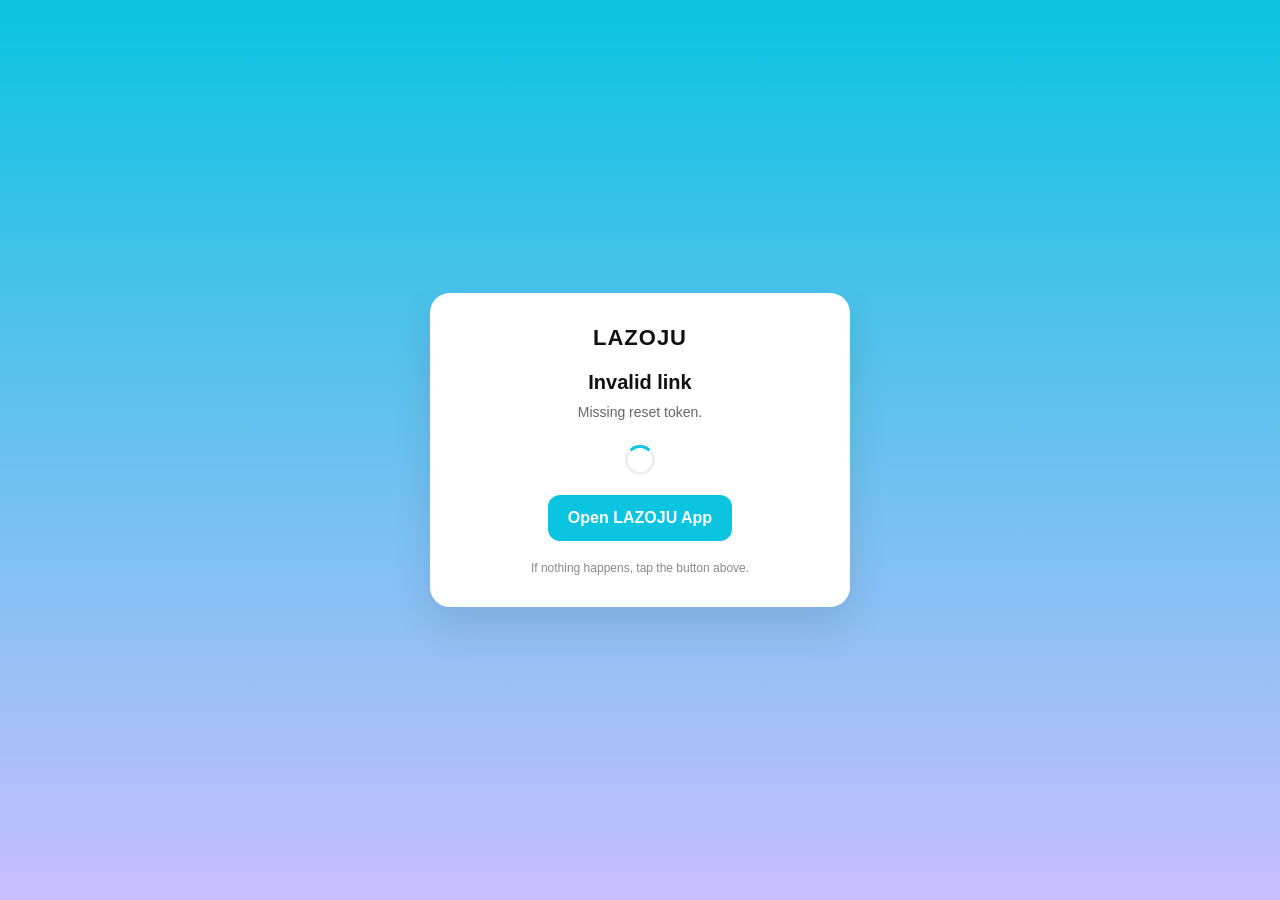
<file: reset-password/index.html>
<!DOCTYPE html>
<html lang="en">
<head>
  <meta charset="UTF-8" />
  <meta name="viewport" content="width=device-width, initial-scale=1.0" />
  <title>Reset Password – LAZOJU</title>

  <!-- LAZOJU Style -->
  <style>
    * {
      box-sizing: border-box;
      margin: 0;
      padding: 0;
      font-family: -apple-system, BlinkMacSystemFont, "Segoe UI", Roboto, sans-serif;
    }

    body {
      background: linear-gradient(180deg, #0AC4E0 0%, #C9BEFF 100%);
      height: 100vh;
      display: flex;
      align-items: center;
      justify-content: center;
      color: #111;
    }

    .container {
      background: white;
      padding: 32px;
      border-radius: 20px;
      width: 90%;
      max-width: 420px;
      text-align: center;
      box-shadow: 0 20px 40px rgba(0,0,0,0.1);
    }

    .logo {
      font-weight: 700;
      font-size: 22px;
      margin-bottom: 20px;
      letter-spacing: 1px;
    }

    .title {
      font-size: 20px;
      font-weight: 600;
      margin-bottom: 10px;
    }

    .subtitle {
      font-size: 14px;
      color: #666;
      margin-bottom: 25px;
    }

    .btn {
      display: inline-block;
      padding: 14px 20px;
      border-radius: 12px;
      background: #0AC4E0;
      color: white;
      font-weight: 600;
      text-decoration: none;
      transition: 0.2s;
    }

    .btn:hover {
      opacity: 0.9;
    }

    .fallback {
      margin-top: 20px;
      font-size: 12px;
      color: #888;
    }

    .loader {
      margin: 20px auto;
      width: 30px;
      height: 30px;
      border: 3px solid #eee;
      border-top: 3px solid #0AC4E0;
      border-radius: 50%;
      animation: spin 1s linear infinite;
    }

    @keyframes spin {
      0% { transform: rotate(0deg); }
      100% { transform: rotate(360deg); }
    }

  </style>
</head>

<body>

  <div class="container">
    <div class="logo">LAZOJU</div>

    <div class="title">Reset your password</div>
    <div class="subtitle">We are securely opening the app…</div>

    <div class="loader"></div>

    <a id="openAppBtn" class="btn" href="#">
      Open LAZOJU App
    </a>

    <div class="fallback">
      If nothing happens, tap the button above.
    </div>
  </div>

  <script>
    const params = new URLSearchParams(window.location.search);
    const token = params.get("token");

    if (!token) {
      document.querySelector(".title").innerText = "Invalid link";
      document.querySelector(".subtitle").innerText = "Missing reset token.";
    }

    const deepLink = `lazoju://reset-password?token=${token}`;

    const openAppBtn = document.getElementById("openAppBtn");
    openAppBtn.href = deepLink;

    // Auto open app
    setTimeout(() => {
      window.location.href = deepLink;
    }, 500);

    // Fallback: if app not installed
    setTimeout(() => {
      document.querySelector(".subtitle").innerText =
        "If the app did not open, tap below.";
    }, 2500);
  </script>

</body>
</html>
</file>
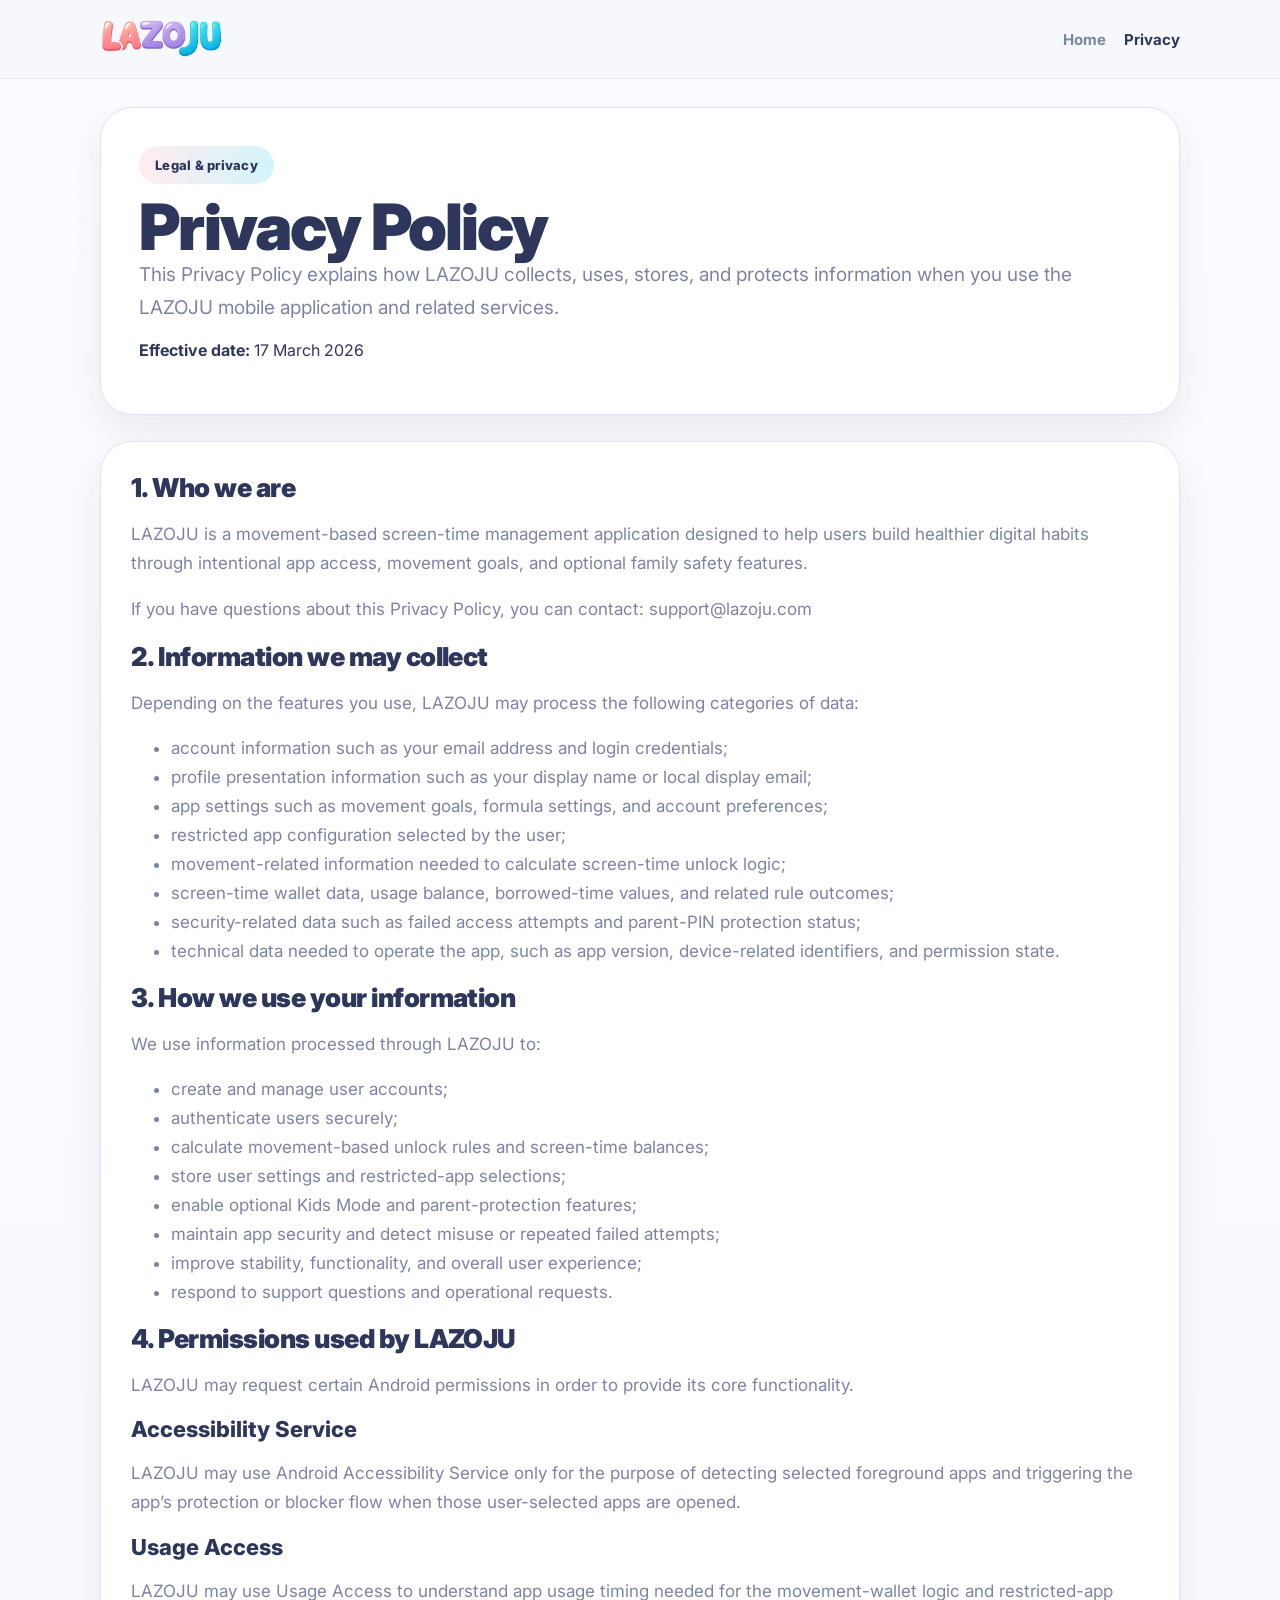
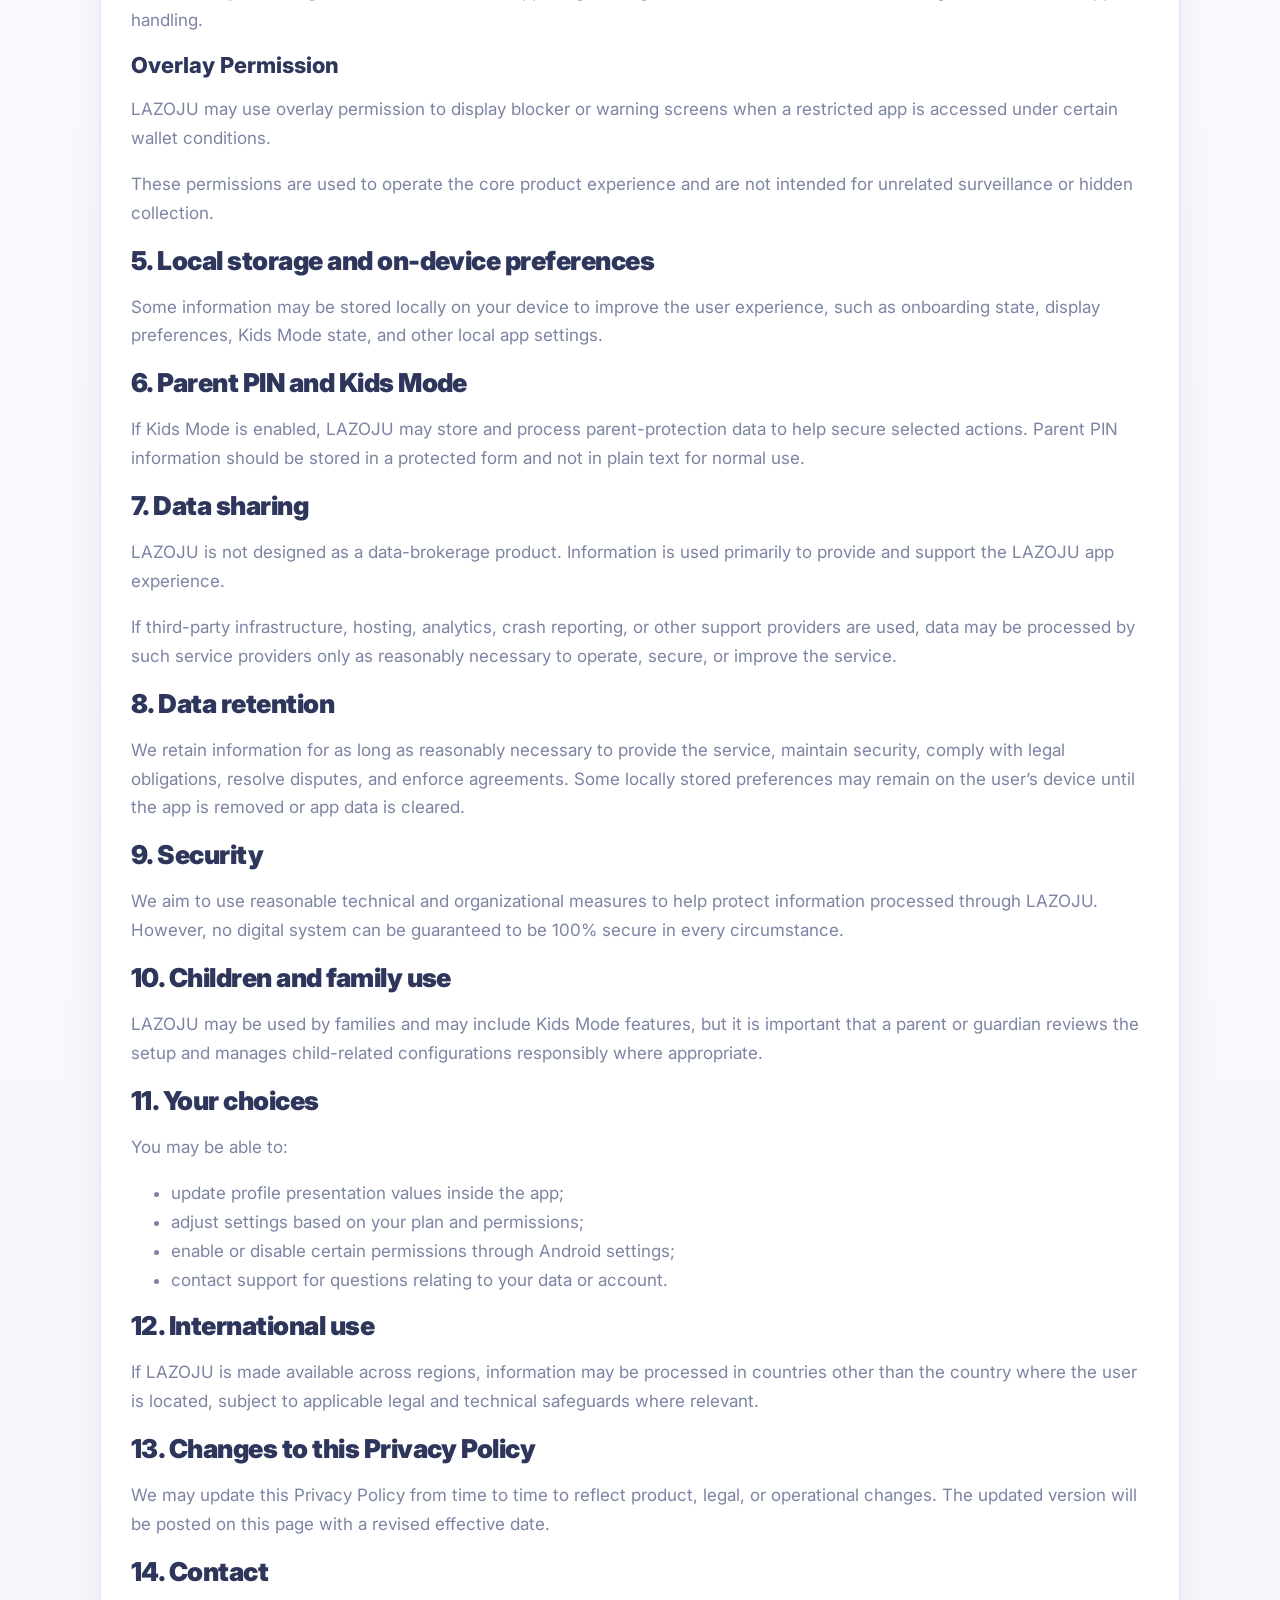
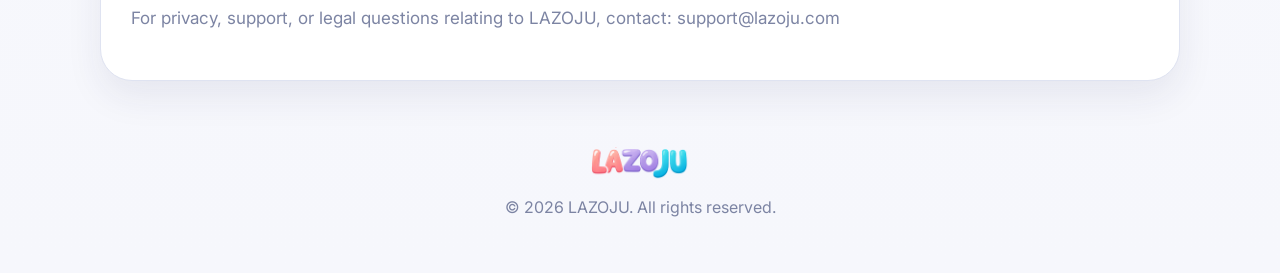
<file: privacy.html>
<!DOCTYPE html>
<html lang="en">
<head>
  <meta charset="UTF-8" />
  <meta name="viewport" content="width=device-width, initial-scale=1.0" />
  <title>LAZOJU Privacy Policy</title>
  <meta
    name="description"
    content="Privacy Policy for LAZOJU."
  />
  <link rel="preconnect" href="https://fonts.googleapis.com" />
  <link rel="preconnect" href="https://fonts.gstatic.com" crossorigin />
  <link
    href="https://fonts.googleapis.com/css2?family=Inter:wght@400;500;600;700;800;900&display=swap"
    rel="stylesheet"
  />
  <link rel="stylesheet" href="style.css" />
</head>
<body>
  <div class="site-shell">
    <header class="topbar">
      <div class="topbar-inner">
        <a class="brand" href="index.html" aria-label="LAZOJU home">
          <img
            src="lazoju_logo.png"
            alt="LAZOJU logo"
            class="brand-logo"
          />
        </a>

        <nav class="nav">
          <a href="index.html">Home</a>
          <a href="privacy.html" class="active">Privacy</a>
        </nav>
      </div>
    </header>

    <main class="container">
      <section class="hero-card privacy-hero">
        <div class="hero-copy">
          <div class="pill">Legal & privacy</div>
          <h1>Privacy Policy</h1>
          <p class="hero-text">
            This Privacy Policy explains how LAZOJU collects, uses, stores, and
            protects information when you use the LAZOJU mobile application and
            related services.
          </p>
          <p class="small-note"><strong>Effective date:</strong> 17 March 2026</p>
        </div>
      </section>

      <section class="card legal-card">
        <h2>1. Who we are</h2>
        <p>
          LAZOJU is a movement-based screen-time management application designed
          to help users build healthier digital habits through intentional app
          access, movement goals, and optional family safety features.
        </p>
        <p>
          If you have questions about this Privacy Policy, you can contact:
          <a href="mailto:support@lazoju.com">support@lazoju.com</a>
        </p>

        <h2>2. Information we may collect</h2>
        <p>Depending on the features you use, LAZOJU may process the following categories of data:</p>
        <ul>
          <li>account information such as your email address and login credentials;</li>
          <li>profile presentation information such as your display name or local display email;</li>
          <li>app settings such as movement goals, formula settings, and account preferences;</li>
          <li>restricted app configuration selected by the user;</li>
          <li>movement-related information needed to calculate screen-time unlock logic;</li>
          <li>screen-time wallet data, usage balance, borrowed-time values, and related rule outcomes;</li>
          <li>security-related data such as failed access attempts and parent-PIN protection status;</li>
          <li>technical data needed to operate the app, such as app version, device-related identifiers, and permission state.</li>
        </ul>

        <h2>3. How we use your information</h2>
        <p>We use information processed through LAZOJU to:</p>
        <ul>
          <li>create and manage user accounts;</li>
          <li>authenticate users securely;</li>
          <li>calculate movement-based unlock rules and screen-time balances;</li>
          <li>store user settings and restricted-app selections;</li>
          <li>enable optional Kids Mode and parent-protection features;</li>
          <li>maintain app security and detect misuse or repeated failed attempts;</li>
          <li>improve stability, functionality, and overall user experience;</li>
          <li>respond to support questions and operational requests.</li>
        </ul>

        <h2>4. Permissions used by LAZOJU</h2>
        <p>LAZOJU may request certain Android permissions in order to provide its core functionality.</p>

        <h3>Accessibility Service</h3>
        <p>
          LAZOJU may use Android Accessibility Service only for the purpose of
          detecting selected foreground apps and triggering the app’s protection
          or blocker flow when those user-selected apps are opened.
        </p>

        <h3>Usage Access</h3>
        <p>
          LAZOJU may use Usage Access to understand app usage timing needed for
          the movement-wallet logic and restricted-app handling.
        </p>

        <h3>Overlay Permission</h3>
        <p>
          LAZOJU may use overlay permission to display blocker or warning screens
          when a restricted app is accessed under certain wallet conditions.
        </p>

        <p>
          These permissions are used to operate the core product experience and
          are not intended for unrelated surveillance or hidden collection.
        </p>

        <h2>5. Local storage and on-device preferences</h2>
        <p>
          Some information may be stored locally on your device to improve the
          user experience, such as onboarding state, display preferences, Kids
          Mode state, and other local app settings.
        </p>

        <h2>6. Parent PIN and Kids Mode</h2>
        <p>
          If Kids Mode is enabled, LAZOJU may store and process parent-protection
          data to help secure selected actions. Parent PIN information should be
          stored in a protected form and not in plain text for normal use.
        </p>

        <h2>7. Data sharing</h2>
        <p>
          LAZOJU is not designed as a data-brokerage product. Information is used
          primarily to provide and support the LAZOJU app experience.
        </p>
        <p>
          If third-party infrastructure, hosting, analytics, crash reporting, or
          other support providers are used, data may be processed by such service
          providers only as reasonably necessary to operate, secure, or improve
          the service.
        </p>

        <h2>8. Data retention</h2>
        <p>
          We retain information for as long as reasonably necessary to provide
          the service, maintain security, comply with legal obligations, resolve
          disputes, and enforce agreements. Some locally stored preferences may
          remain on the user’s device until the app is removed or app data is
          cleared.
        </p>

        <h2>9. Security</h2>
        <p>
          We aim to use reasonable technical and organizational measures to help
          protect information processed through LAZOJU. However, no digital
          system can be guaranteed to be 100% secure in every circumstance.
        </p>

        <h2>10. Children and family use</h2>
        <p>
          LAZOJU may be used by families and may include Kids Mode features, but
          it is important that a parent or guardian reviews the setup and manages
          child-related configurations responsibly where appropriate.
        </p>

        <h2>11. Your choices</h2>
        <p>You may be able to:</p>
        <ul>
          <li>update profile presentation values inside the app;</li>
          <li>adjust settings based on your plan and permissions;</li>
          <li>enable or disable certain permissions through Android settings;</li>
          <li>contact support for questions relating to your data or account.</li>
        </ul>

        <h2>12. International use</h2>
        <p>
          If LAZOJU is made available across regions, information may be processed
          in countries other than the country where the user is located, subject
          to applicable legal and technical safeguards where relevant.
        </p>

        <h2>13. Changes to this Privacy Policy</h2>
        <p>
          We may update this Privacy Policy from time to time to reflect product,
          legal, or operational changes. The updated version will be posted on
          this page with a revised effective date.
        </p>

        <h2>14. Contact</h2>
        <p>
          For privacy, support, or legal questions relating to LAZOJU, contact:
          <a href="mailto:support@lazoju.com">support@lazoju.com</a>
        </p>
      </section>
    </main>

    <footer class="footer">
      <div class="footer-inner">
        <img
          src="lazoju_logo.png"
          alt="LAZOJU logo"
          class="footer-logo"
        />
        <p>© 2026 LAZOJU. All rights reserved.</p>
      </div>
    </footer>
  </div>
</body>
</html>
</file>
<file: style.css>
:root {
  --bg: #f6f7fc;
  --surface: #ffffff;
  --text: #2f365c;
  --muted: #7c84a3;
  --border: #dfe3f1;

  --pink: #ffaab8;
  --purple: #c9beff;
  --cyan: #0ac4e0;

  --soft-pink: #fff1f4;
  --soft-purple: #f2ecff;
  --soft-cyan: #ebfbff;

  --shadow: 0 16px 36px rgba(33, 44, 94, 0.08);
  --radius-xl: 32px;
  --radius-lg: 24px;
  --radius-md: 18px;
  --max-width: 1120px;
}

* {
  box-sizing: border-box;
}

html {
  scroll-behavior: smooth;
}

body {
  margin: 0;
  font-family: "Inter", sans-serif;
  background: linear-gradient(180deg, #fbfcff 0%, #f6f7fc 100%);
  color: var(--text);
}

a {
  color: inherit;
  text-decoration: none;
}

.site-shell {
  min-height: 100vh;
}

.topbar {
  position: sticky;
  top: 0;
  z-index: 20;
  backdrop-filter: blur(14px);
  background: rgba(246, 247, 252, 0.8);
  border-bottom: 1px solid rgba(223, 227, 241, 0.7);
}

.topbar-inner {
  max-width: var(--max-width);
  margin: 0 auto;
  padding: 18px 20px;
  display: flex;
  align-items: center;
  justify-content: space-between;
  gap: 20px;
}

.brand-logo {
  height: 42px;
  width: auto;
  display: block;
}

.nav {
  display: flex;
  align-items: center;
  gap: 18px;
}

.nav a {
  color: var(--muted);
  font-weight: 700;
  font-size: 15px;
  transition: 0.2s ease;
}

.nav a:hover,
.nav a.active {
  color: var(--text);
}

.container {
  max-width: var(--max-width);
  margin: 0 auto;
  padding: 28px 20px 48px;
}

.hero-card {
  background: var(--surface);
  border: 1px solid var(--border);
  border-radius: var(--radius-xl);
  box-shadow: var(--shadow);
  padding: 38px;
  display: grid;
  gap: 28px;
  margin-bottom: 26px;
}

.hero-centered {
  text-align: center;
  justify-items: center;
}

.pill,
.plan-pill,
.modal-pill {
  display: inline-flex;
  align-items: center;
  justify-content: center;
  min-height: 38px;
  padding: 8px 16px;
  border-radius: 999px;
  background: linear-gradient(90deg, rgba(255,170,184,0.22), rgba(10,196,224,0.18));
  color: var(--text);
  font-size: 13px;
  font-weight: 800;
  letter-spacing: 0.02em;
  margin-bottom: 10px;
}

.plan-pill.pro {
  background: linear-gradient(90deg, rgba(201,190,255,0.28), rgba(10,196,224,0.16));
}

.hero-card h1 {
  margin: 0;
  font-size: clamp(38px, 5vw, 64px);
  line-height: 1.02;
  font-weight: 900;
  letter-spacing: -0.03em;
  color: var(--text);
}

.hero-tagline {
  margin: 0;
  font-size: 22px;
  line-height: 1.3;
  font-weight: 800;
  color: var(--muted);
}

.hero-text {
  margin: 0;
  font-size: 19px;
  line-height: 1.7;
  color: var(--muted);
}

.hero-narrow {
  max-width: 760px;
}

.section-grid {
  display: grid;
  grid-template-columns: 1fr 1fr;
  gap: 20px;
  margin-bottom: 22px;
}

.steps {
  display: grid;
  gap: 20px;
  margin-bottom: 22px;
}

.steps-onboarding {
  grid-template-columns: repeat(3, 1fr);
}

.card {
  background: var(--surface);
  border: 1px solid var(--border);
  border-radius: var(--radius-xl);
  box-shadow: var(--shadow);
  padding: 30px;
}

.card h2,
.card h3 {
  margin: 0 0 14px;
  color: var(--text);
}

.card h2 {
  font-size: 26px;
  font-weight: 900;
  letter-spacing: -0.02em;
}

.card h3 {
  font-size: 22px;
  font-weight: 800;
}

.card p,
.card li {
  color: var(--muted);
  font-size: 17px;
  line-height: 1.7;
}

.step-card {
  display: flex;
  flex-direction: column;
  align-items: center;
  text-align: center;
}

.step-number {
  width: 54px;
  height: 54px;
  border-radius: 18px;
  background: linear-gradient(135deg, rgba(255,170,184,0.24), rgba(10,196,224,0.2));
  display: inline-flex;
  align-items: center;
  justify-content: center;
  font-weight: 900;
  color: var(--text);
  margin-bottom: 18px;
}

.plan-card {
  min-height: 100%;
}

.story-card,
.quote-card {
  margin-bottom: 22px;
}

.quote-card {
  text-align: center;
}

.store-buttons {
  display: flex;
  flex-wrap: wrap;
  gap: 14px;
  justify-content: center;
  margin-top: 12px;
}

.second-cta {
  margin-top: 22px;
}

.store-btn {
  display: flex;
  align-items: center;
  gap: 12px;
  min-height: 64px;
  padding: 14px 22px;
  border-radius: 20px;
  border: none;
  cursor: pointer;
  font-family: "Inter", sans-serif;
  transition: 0.2s ease;
}

.store-btn.primary {
  background: linear-gradient(90deg, #FFAAB8, #C9BEFF, #0AC4E0);
  color: white;
  box-shadow: 0 12px 28px rgba(10, 196, 224, 0.18);
}

.store-btn.secondary {
  background: #ffffff;
  border: 1px solid #dfe3f1;
  color: #2f365c;
}

.store-btn:hover {
  transform: translateY(-2px);
}

.store-icon {
  font-size: 20px;
}

.store-text {
  display: flex;
  flex-direction: column;
  align-items: flex-start;
}

.store-text small {
  font-size: 11px;
  opacity: 0.7;
}

.store-text strong {
  font-size: 16px;
  font-weight: 800;
}

.modal-btn {
  margin-top: 8px;
  width: 100%;
}

.text-link {
  color: var(--text);
  font-size: 15px;
  font-weight: 800;
  text-decoration: underline;
  text-underline-offset: 3px;
}

.privacy-link-wrap {
  margin-top: 18px;
}

.footer {
  padding: 18px 20px 40px;
}

.footer-inner {
  max-width: var(--max-width);
  margin: 0 auto;
  text-align: center;
  color: var(--muted);
}

.footer-logo {
  height: 34px;
  width: auto;
  display: block;
  margin: 0 auto 12px;
}

.modal-overlay {
  position: fixed;
  inset: 0;
  background: rgba(33, 44, 94, 0.36);
  display: none;
  align-items: center;
  justify-content: center;
  padding: 20px;
  z-index: 100;
}

.modal-overlay.show {
  display: flex;
}

.modal-card {
  width: 100%;
  max-width: 420px;
  background: var(--surface);
  border: 1px solid var(--border);
  border-radius: 28px;
  box-shadow: 0 20px 44px rgba(33, 44, 94, 0.16);
  padding: 28px;
  text-align: center;
}

.modal-card h3 {
  margin: 6px 0 12px;
  font-size: 24px;
  font-weight: 900;
}

.modal-card p {
  margin: 0 0 18px;
  color: var(--muted);
  font-size: 16px;
  line-height: 1.6;
}

.lottie-wrap {
  width: 100%;
  height: 190px;
  margin-bottom: 18px;
  display: flex;
  align-items: center;
  justify-content: center;
  overflow: hidden;
}

.lottie-inner {
  width: 150px;
  height: 150px;
  display: flex;
  align-items: center;
  justify-content: center;
}

.lottie-inner lottie-player {
  width: 100%;
  height: 100%;
}

/* Per-animation visual normalization */
.lottie-move .lottie-inner {
  width: 115px;
  height: 115px;
}

.lottie-earn .lottie-inner {
  width: 165px;
  height: 165px;
}

.lottie-unlock .lottie-inner {
  width: 155px;
  height: 155px;
}

@media (max-width: 920px) {
  .section-grid,
  .steps-onboarding {
    grid-template-columns: 1fr;
  }

  .hero-card h1 {
    font-size: 42px;
  }
}

@media (max-width: 640px) {
  .topbar-inner {
    padding: 16px;
  }

  .container {
    padding: 20px 16px 40px;
  }

  .hero-card,
  .card {
    padding: 24px;
  }

  .brand-logo {
    height: 36px;
  }

  .nav {
    gap: 14px;
  }

  .hero-card h1 {
    font-size: 34px;
  }

  .hero-tagline {
    font-size: 20px;
  }

  .hero-text,
  .card p,
  .card li {
    font-size: 16px;
  }

 .lottie-wrap {
  height: 160px;
}

.lottie-move .lottie-inner {
  width: 105px;
  height: 105px;
}

.lottie-earn .lottie-inner {
  width: 145px;
  height: 145px;
}

.lottie-unlock .lottie-inner {
  width: 135px;
  height: 135px;
}
}
</file>
